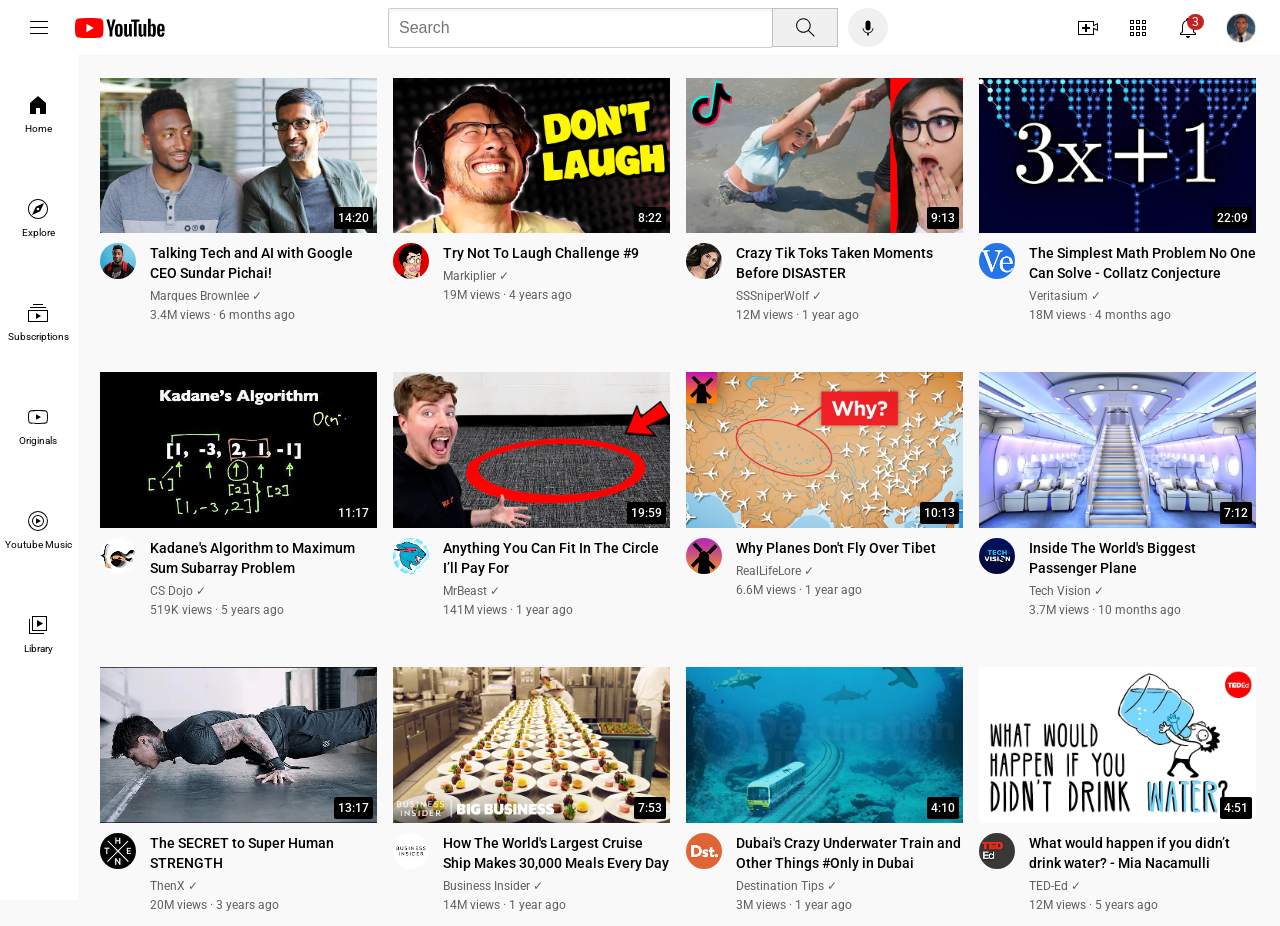
<file: index.html>
<!DOCTYPE html>
<html lang="en">
  <head>
    <meta charset="UTF-8" />
    <meta name="viewport" content="width=device-width, initial-scale=1.0" />
    <title>YouTube Page</title>
    <link rel="preconnect" href="https://fonts.googleapis.com" />
    <link rel="preconnect" href="https://fonts.gstatic.com" crossorigin />
    <link
      href="https://fonts.googleapis.com/css2?family=Montserrat:wght@400;700&family=Roboto:wght@400;500;700&display=swap"
      rel="stylesheet"
    />
    <link rel="stylesheet" href="General.css" />
    <link rel="stylesheet" href="video.css" />
    <link rel="stylesheet" href="header.css" />
    <link rel="stylesheet" href="sidebar.css" />
  </head>
  <body>
    <header class="header">
      <div class="left-section">
        <img class="hamburger-menu" src="Icons/hamburger-menu.svg" />
        <img class="youtube-logo" src="Icons/youtube-logo.svg" />
      </div>
      <div class="middle-section">
        <input type="text" class="text-box" placeholder="Search" />
        <button class="search-button">
          <img class="search-icon" src="Icons/search.svg" />
          <div class="tooltip">Search</div>
        </button>
        <button class="voice-search-button">
          <img class="voice-search-icon" src="Icons/voice-search-icon.svg" />
          <div class="tooltip">Search with your voice</div>
        </button>
      </div>
      <div class="right-section">
        <div class="upload-icon-container">
          <img class="upload-icon" src="Icons/upload.svg" />
          <div class="tooltip">Create</div>
        </div>
        <div class="youtube-apps-container">
          <img class="youtube-apps-icon" src="Icons/youtube-apps.svg" />
          <div class="tooltip">YouTube apps</div>
        </div>

        <div class="notifications-icon-container">
          <img class="notifications-icon" src="Icons/notifications.svg" />
          <div class="notifications-icon-count">3</div>
          <div class="tooltip">Notifications</div>
        </div>
        <div class="my-channel-container">
          <img class="my-channel-icon" src="Channel-pics/Portfolio.jpg" />
          <div class="tooltip">My Profile</div>
        </div>
      </div>
    </header>
    <nav class="sidebar">
      <div class="sidebar-link">
        <img src="Icons/home.svg" />
        <div>Home</div>
      </div>
      <div class="sidebar-link">
        <img src="Icons/explore.svg" />
        <div>Explore</div>
      </div>
      <div class="sidebar-link">
        <img src="Icons/subscriptions.svg" />
        <div>Subscriptions</div>
      </div>
      <div class="sidebar-link">
        <img src="Icons/originals.svg" />
        <div>Originals</div>
      </div>
      <div class="sidebar-link">
        <img src="Icons/youtube-music.svg" />
        <div>Youtube Music</div>
      </div>
      <div class="sidebar-link">
        <img src="Icons/library.svg" />
        <div>Library</div>
      </div>
    </nav>
    <main>
      <section class="whole-grid">
        <div class="all-div">
          <div class="thumbnail-row">
            <img
              class="first-thumbnail"
              src="Thumbnails/thumbnail-1.webp"
              alt="a thumbnail"
            />
            <div class="video-time">14:20</div>
          </div>
          <div class="first-preview">
            <div class="img-div">
              <img
                class="first-profile-pic"
                src="Channel-pics/channel-1.jpeg"
              />
            </div>
            <div class="video-text">
              <p class="video-title">
                Talking Tech and AI with Google CEO Sundar Pichai!
              </p>
              <p class="someone">Marques Brownlee &#10003;</p>
              <p class="Video-">3.4M views &#183; 6 months ago</p>
            </div>
          </div>
        </div>
        <div class="all-div">
          <div class="thumbnail-row">
            <img
              class="first-thumbnail"
              src="Thumbnails/thumbnail-2.webp"
              alt="a thumbnail"
            />
            <div class="video-time">8:22</div>
          </div>

          <div class="first-preview">
            <div class="img-div">
              <img
                class="first-profile-pic"
                src="Channel-pics/channel-2.jpeg"
              />
            </div>

            <div class="video-text">
              <p class="video-title">Try Not To Laugh Challenge #9</p>
              <p class="someone">Markiplier &#10003;</p>
              <p class="Video-">19M views &#183; 4 years ago</p>
            </div>
          </div>
        </div>
        <div class="all-div">
          <div class="thumbnail-row">
            <img
              class="first-thumbnail"
              src="Thumbnails/thumbnail-3.webp"
              alt="a thumbnail"
            />
            <div class="video-time">9:13</div>
          </div>

          <div class="first-preview">
            <div class="img-div">
              <img
                class="first-profile-pic"
                src="Channel-pics/channel-3.jpeg"
              />
            </div>
            <div class="video-text">
              <p class="video-title">
                Crazy Tik Toks Taken Moments Before DISASTER
              </p>
              <p class="someone">SSSniperWolf &#10003;</p>
              <p class="Video-">12M views &#183; 1 year ago</p>
            </div>
          </div>
        </div>
        <div class="all-div">
          <div class="thumbnail-row">
            <img
              class="first-thumbnail"
              src="Thumbnails/thumbnail-4.webp"
              alt="a thumbnail"
            />
            <div class="video-time">22:09</div>
          </div>

          <div class="first-preview">
            <div class="img-div">
              <img
                class="first-profile-pic"
                src="Channel-pics/channel-4.jpeg"
              />
            </div>
            <div class="video-text">
              <p class="video-title">
                The Simplest Math Problem No One Can Solve - Collatz Conjecture
              </p>
              <p class="someone">Veritasium &#10003;</p>
              <p class="Video-">18M views &#183; 4 months ago</p>
            </div>
          </div>
        </div>
        <div class="all-div">
          <div class="thumbnail-row">
            <img
              class="first-thumbnail"
              src="Thumbnails/thumbnail-5.webp"
              alt="a thumbnail"
            />
            <div class="video-time">11:17</div>
          </div>

          <div class="first-preview">
            <div class="img-div">
              <img
                class="first-profile-pic"
                src="Channel-pics/channel-5.jpeg"
              />
            </div>

            <div class="video-text">
              <p class="video-title">
                Kadane's Algorithm to Maximum Sum Subarray Problem
              </p>
              <p class="someone">CS Dojo &#10003;</p>
              <p class="Video-">519K views &#183; 5 years ago</p>
            </div>
          </div>
        </div>
        <div class="all-div">
          <div class="thumbnail-row">
            <img
              class="first-thumbnail"
              src="Thumbnails/thumbnail-6.webp"
              alt="a thumbnail"
            />
            <div class="video-time">19:59</div>
          </div>

          <div class="first-preview">
            <div class="img-div">
              <img
                class="first-profile-pic"
                src="Channel-pics/channel-6.jpeg"
              />
            </div>

            <div class="video-text">
              <p class="video-title">
                Anything You Can Fit In The Circle I’ll Pay For
              </p>
              <p class="someone">MrBeast &#10003;</p>
              <p class="Video-">141M views &#183; 1 year ago</p>
            </div>
          </div>
        </div>

        <div class="all-div">
          <div class="thumbnail-row">
            <img
              class="first-thumbnail"
              src="Thumbnails/thumbnail-7.webp"
              alt="a thumbnail"
            />
            <div class="video-time">10:13</div>
          </div>

          <div class="first-preview">
            <div class="img-div">
              <img
                class="first-profile-pic"
                src="Channel-pics/channel-7.jpeg"
              />
            </div>

            <div class="video-text">
              <p class="video-title">Why Planes Don't Fly Over Tibet</p>
              <p class="someone">RealLifeLore &#10003;</p>
              <p class="Video-">6.6M views &#183; 1 year ago</p>
            </div>
          </div>
        </div>

        <div class="all-div">
          <div class="thumbnail-row">
            <img
              class="first-thumbnail"
              src="Thumbnails/thumbnail-8.webp"
              alt="a thumbnail"
            />
            <div class="video-time">7:12</div>
          </div>

          <div class="first-preview">
            <div class="img-div">
              <img
                class="first-profile-pic"
                src="Channel-pics/channel-8.jpeg"
              />
            </div>

            <div class="video-text">
              <p class="video-title">
                Inside The World's Biggest Passenger Plane
              </p>
              <p class="someone">Tech Vision &#10003;</p>
              <p class="Video-">3.7M views &#183; 10 months ago</p>
            </div>
          </div>
        </div>

        <div class="all-div">
          <div class="thumbnail-row">
            <img
              class="first-thumbnail"
              src="Thumbnails/thumbnail-9.webp"
              alt="a thumbnail"
            />
            <div class="video-time">13:17</div>
          </div>

          <div class="first-preview">
            <div class="img-div">
              <img
                class="first-profile-pic"
                src="Channel-pics/channel-9.jpeg"
              />
            </div>

            <div class="video-text">
              <p class="video-title">The SECRET to Super Human STRENGTH</p>
              <p class="someone">ThenX &#10003;</p>
              <p class="Video-">20M views &#183; 3 years ago</p>
            </div>
          </div>
        </div>

        <div class="all-div">
          <div class="thumbnail-row">
            <img
              class="first-thumbnail"
              src="Thumbnails/thumbnail-10.webp"
              alt="a thumbnail"
            />
            <div class="video-time">7:53</div>
          </div>

          <div class="first-preview">
            <div class="img-div">
              <img
                class="first-profile-pic"
                src="Channel-pics/channel-10.jpeg"
              />
            </div>

            <div class="video-text">
              <p class="video-title">
                How The World's Largest Cruise Ship Makes 30,000 Meals Every Day
              </p>
              <p class="someone">Business Insider &#10003;</p>
              <p class="Video-">14M views &#183; 1 year ago</p>
            </div>
          </div>
        </div>

        <div class="all-div">
          <div class="thumbnail-row">
            <div class="img-div">
              <img
                class="first-thumbnail"
                src="Thumbnails/thumbnail-11.webp"
                alt="a thumbnail"
              />
              <div class="video-time">4:10</div>
            </div>
          </div>

          <div class="first-preview">
            <div class="img-div">
              <img
                class="first-profile-pic"
                src="Channel-pics/channel-11.jpeg"
              />
            </div>

            <div class="video-text">
              <p class="video-title">
                Dubai's Crazy Underwater Train and Other Things #Only in Dubai
              </p>
              <p class="someone">Destination Tips &#10003;</p>
              <p class="Video-">3M views &#183; 1 year ago</p>
            </div>
          </div>
        </div>

        <div class="all-div">
          <div class="thumbnail-row">
            <img
              class="first-thumbnail"
              src="Thumbnails/thumbnail-12.webp"
              alt="a thumbnail"
            />
            <div class="video-time">4:51</div>
          </div>

          <div class="first-preview">
            <div class="img-div">
              <img
                class="first-profile-pic"
                src="Channel-pics/channel-12.jpeg"
              />
            </div>

            <div class="video-text">
              <p class="video-title">
                What would happen if you didn’t drink water? - Mia Nacamulli
              </p>
              <p class="someone">TED-Ed &#10003;</p>
              <p class="Video-">12M views &#183; 5 years ago</p>
            </div>
          </div>
        </div>
      </section>
    </main>
  </body>
</html>
</file>
<file: General.css>
body{
    font-family: Roboto, Arial;
    margin: 0;
    padding: 78px 24px 0px 100px;
    background-color: rgb(249, 249, 249);
  }
.whole-grid
{
margin-bottom: 0;
display: grid;
grid-template-columns: 1fr 1fr 1fr 1fr;
column-gap: 16px;
row-gap: 36px;
}
@media (max-width:750px) 
{
    .whole-grid {
        grid-template-columns: 1fr 1fr;
    } 
}
@media (min-width:751px) and (max-width:999px) 
{
   .whole-grid{
    grid-template-columns: 1fr 1fr 1fr;
    } 
}
@media (min-width:1000px) 
{
    .whole-grid{
        grid-template-columns: 1fr 1fr 1fr 1fr;
    }  
}
.thumbnail-row
{
    position: relative;
    margin-bottom: 6px;
}
.first-thumbnail
{
    width: 100%;
}  
.first-thumbnail:hover{
    cursor: pointer;
}
    .first-preview
{
    display: grid;
    grid-template-columns: 50px 1fr;  
}
.img-div
{
    width: 100%;
}
.first-profile-pic
    {
        width: 36px;
        height: 36px;
        border-radius: 18px;
        object-fit: cover;
    }
    .first-profile-pic:hover
    {
        cursor: pointer;
    }
</file>
<file: video.css>
.video-title 
  {
    font-size: 14px;
    width: 100%;
    font-weight: 500;
    margin-top: 0px;
    line-height: 20px;
    margin-bottom: 4px; 
  }
  .video-title:hover
  {
    cursor: pointer;
  }

  .someone
  {
    color: rgb(96, 96, 96);
    font-size: 12px;
    font-weight: 400;
    line-height: 18px;
    margin-bottom: 1px;
    margin-top: 0px;
  }
  .Video-
  {
    color: rgb(96, 96, 96);
    font-size: 12px;
    font-weight: 400;
    line-height: 18px;
    margin-top: 0px;
  }
  .video-time
  {
    font-size: 12px;
    font-weight: 500;
    background-color: black;
    color: white;
    position: absolute;
    right: 4px;
    bottom: 8px;
    padding: 4px;
    border-radius: 2px;
  }
</file>
<file: header.css>
.header
{
    height: 55px;
    display: flex;
    justify-content: space-between;
    position: fixed;
    top: 0;
    left: 0;
    right: 0;
    background-color: white;
    z-index: 100;
    border-bottom-width: 1px;
    border-bottom-style: solid;
    border-bottom-color: rgb(255, 241, 241);
}
.left-section
{
    display: flex;
    align-items: center;
}
.hamburger-menu
{
height: 24px;
margin-left: 27px;
margin-right: 24px;
}
.youtube-logo
{
    height: 20px;
}
.youtube-logo:hover,
.hamburger-menu:hover
{
    cursor: pointer;
}
.middle-section
{
    flex: 1;
    margin-left: 70px;
    margin-right: 35px;
    max-width: 500px;
    display: flex;
    align-items: center;
}
.text-box
{
flex: 1;
height: 36px;
font-size: 14px;
padding-left: 10px;
border-width: 1px;
border-color: rgb(209, 205, 205);
border-style: solid;
border-radius: 2px;
box-shadow: inset 1px 2px  3px rgba(0, 0,0, 0.05);
width: 0;
}
.text-box:active{
    border-color: rgb(0, 123, 255);
    box-shadow: none;
}
.text-box::placeholder{
    font-size: 16px; 
}
.search-button
{
height: 39px;
width: 66px;
background-color: rgb(240, 240, 240);
margin-left: -1px;
border-width: 1px;
border-style: solid;
border:1px solid rgb(192,192,192);
margin-right: 10px;
}
.search-button ,
.voice-search-button, 
.upload-icon-container,
.youtube-apps-container,
.notifications-icon-container,
.my-channel-container
{
    position: relative;
    display: flex;
    justify-content: center;
    align-items: center;
    cursor: pointer;  
}
.search-button .tooltip, 
.voice-search-button .tooltip,
.upload-icon-container .tooltip,
.youtube-apps-container .tooltip,
.notifications-icon-container .tooltip,
.my-channel-container .tooltip
{
    position: absolute;
    background-color: gray;
    color: white;
    padding-top: 4px;
    padding-left: 8px;
    padding-right: 8px;
    padding-bottom: 4px;
    border-radius: 4px;
    font-size: 12px;
    bottom: -30px;
    opacity: 0;
    transition: opacity 0.5s;
    pointer-events: none;
    white-space: nowrap;
}
.search-button:hover .tooltip,
.voice-search-button:hover .tooltip,
.upload-icon-container:hover .tooltip,
.youtube-apps-container:hover .tooltip,
.notifications-icon-container:hover .tooltip,
.my-channel-container:hover .tooltip
{
    opacity: 1; 
}
.search-icon
{
height: 25px;
}
.voice-search-button
{
height: 39px;
width: 40px;
border-radius: 20px;
border: none;
background-color: rgb(240, 240, 240);
}
.voice-search-icon
{
    height: 20px;
}
.right-section
{
    width: 180px;
    display: flex;
    align-items: center;
    justify-content: space-between;
    margin-right: 24px;
    flex-shrink: 0;
}
.upload-icon
{
    height: 24px;
}
.youtube-apps-icon
{
    height: 24px;
}
.notifications-icon{
    height: 24px;
}
.notifications-icon-container
{
    position: relative;
}
.notifications-icon-count
{
    position: absolute;
    top: -2px;
    right: -4px;
    background-color: rgb(196, 35, 35);
    color: white;
    font-family: Roboto, Arial;
    font-size: 12px;
    padding-left: 5px;
    padding-right: 5px;
    padding-top: 1px;
    padding-bottom: 1.5px;
    border-radius: 12px;
}
.my-channel-icon
{
    height: 30px;
    border-radius: 15px;
    cursor: pointer;
}
</file>
<file: sidebar.css>
.sidebar
{
    position: fixed;
    left: 0;
    top: 55px;
    bottom: 0;
    width: 78px;
    background-color: white;
    z-index: 200;
    padding-top: 16px;
}
.sidebar-link
{
    height: 74px;
    display: flex;
    justify-content: center;
    align-items: center;
    flex-direction: column;
    margin-bottom: 18px;
    padding-left: 4px;
    padding-right: 6px;
    padding-top: 6px;
    padding-bottom: 6px;
}
.sidebar-link:hover
{
    background-color: rgb(235, 235, 235);
}
.sidebar img
{
   height: 24px;
   margin-bottom: 4px;
}
.sidebar div
{
    font-size: 10px;
    font-weight: 400;
    line-height: 15px;
}
</file>
